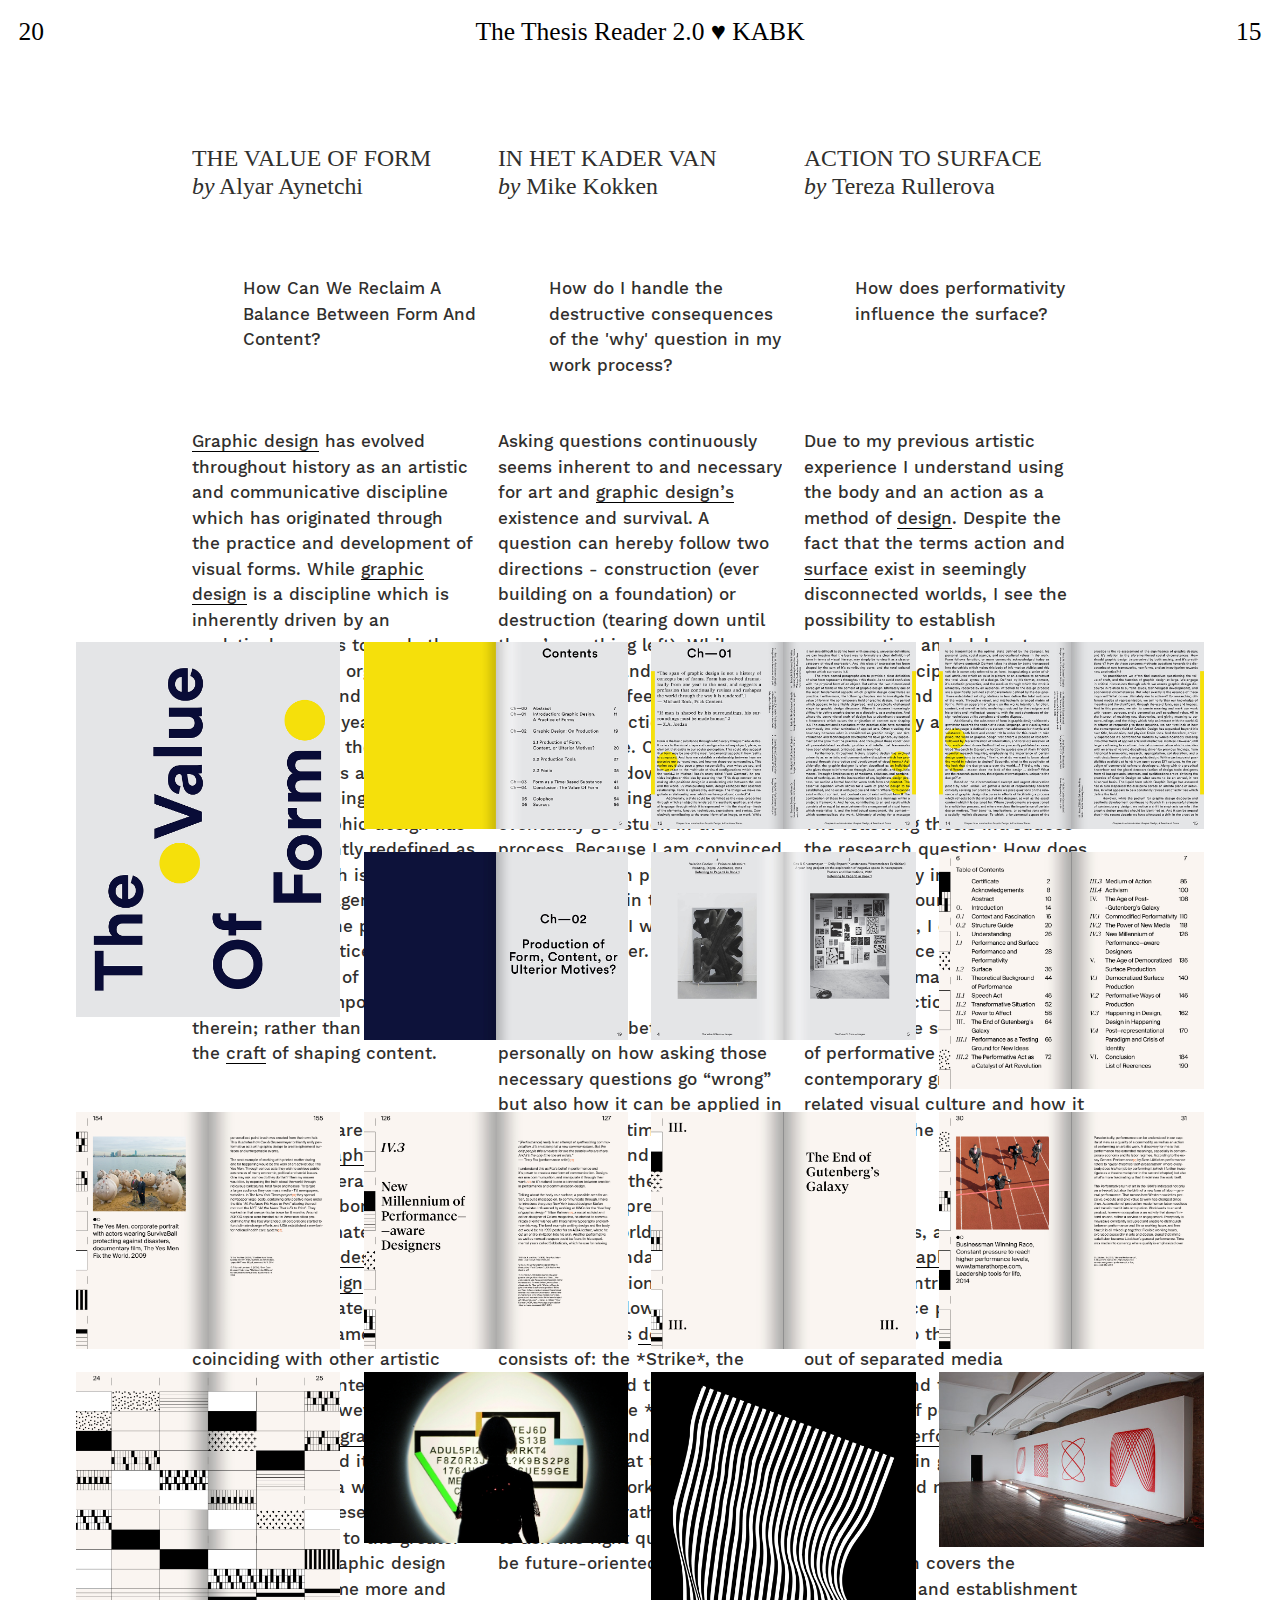
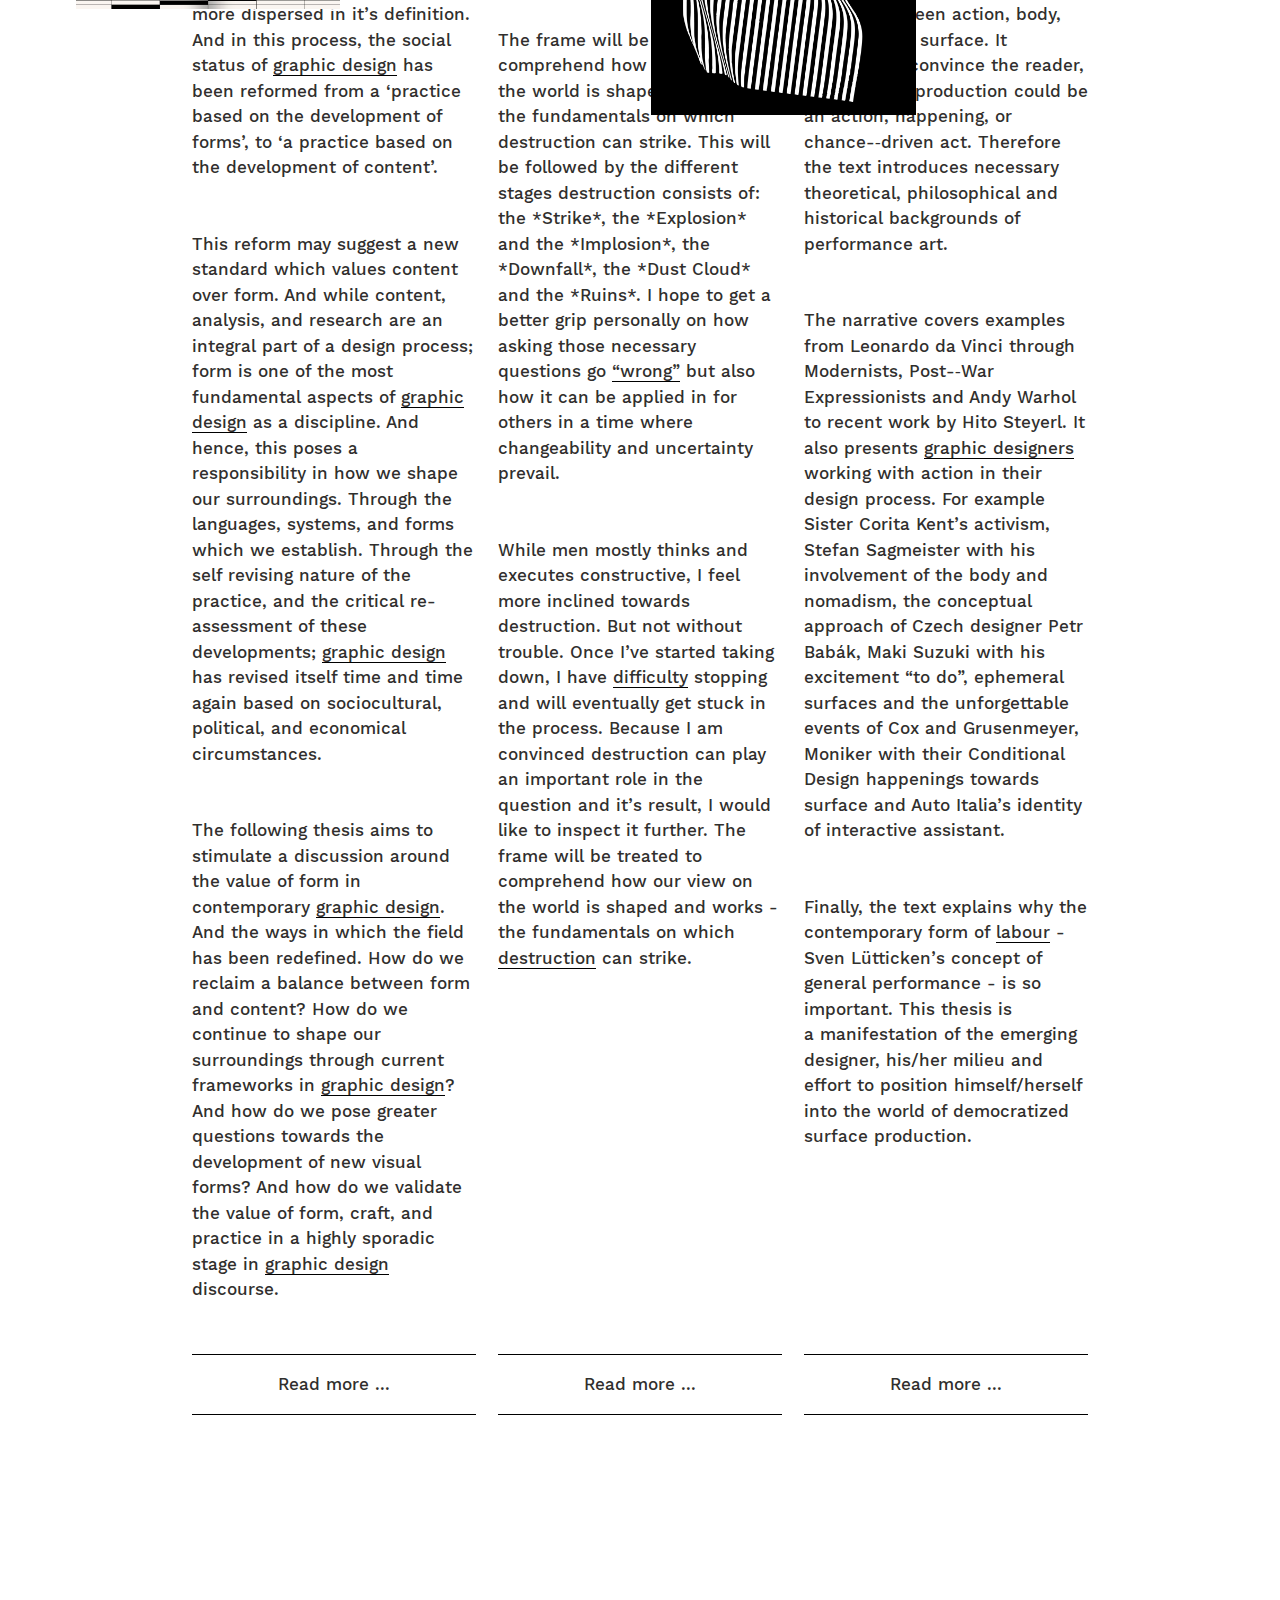
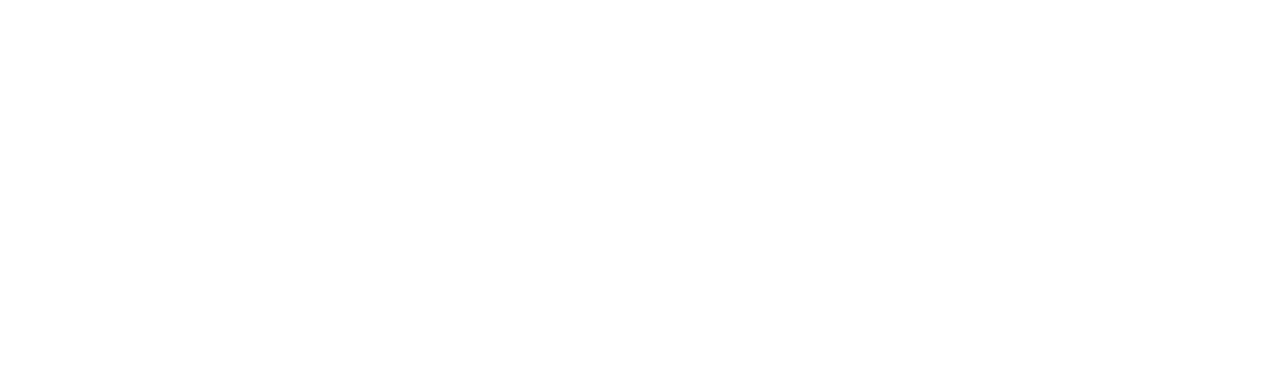
<file: index.html>
<!DOCTYPE html>

<!--// this is a Multidevice Typography assignment result, done at KABK, 2014-15
// authors: Alyar Aynetchi, Mike Kokken and Tereza RUllerova
// code: Alyar Aynetchi, Mike Kokken, Tereza RUllerova and The Rodina
//about: The Thesis Reader 2.0 was developed as a means of sharing our theses
digitally prior to the finalised design of the book. The Web App is fully responsive.-->

<!--[if lt IE 7]>
<html class="no-js lt-ie9 lt-ie8 lt-ie7"> <![endif]-->
<!--[if IE 7]>
<html class="no-js lt-ie9 lt-ie8"> <![endif]-->
<!--[if IE 8]>
<html class="no-js lt-ie9"> <![endif]-->
<!--[if gt IE 8]><!-->
<html class="no-js"> <!--<![endif]-->
<head>
    <meta charset="utf-8">
    <meta http-equiv="X-UA-Compatible" content="IE=edge">
    <title>KABK Diploma 2014</title>
    <meta name="description" content="">
    <meta name="viewport" content="width=device-width, initial-scale=1">
    <link rel="shortcut icon" type="image/ico" href="../favicon.ico" />
    <link rel="shortcut icon" href="../favicon.ico" type="image/x-icon">
    <link rel="stylesheet" href="css/screen.css">

</head>
<body>
<div class="container">
    <div class="header">
        <li>20</li>
        <li>The Thesis Reader 2.0 ♥ KABK</li>
        <li>15</li>


    </div>
    <div class="wrap">

        <div class="strip">
            <h1>The Value of Form</h1>

            <h3><i>by</i> Alyar Aynetchi</h3>
            <h2>How Can We Reclaim A Balance Between Form And Content?</h2>

            <div class="stripcontent">
                <p> <span class="G"><em>Graphic design</em></span> has evolved throughout history as an artistic and communicative discipline which has
                    originated through the practice and development of visual forms. While <span class="G"><em>graphic design</em></span> is a
                    discipline which is inherently driven by an analytical process towards the development and
                    organisation of content, forms, and visual syntax; in recent years it has been argued that the
                    origination of content favours a higher value than that of shaping it. And in this respect, graphic
                    design has been predominantly redefined as a discipline which is bound to a research driven agenda,
                    or ‘think tank’. Whereby the primary emphasis of practice points to the development of content, and
                    the linguistic components therein; rather than employing the <em>craft</em> of shaping content.
                </p>

                <p> Additionally, the arena of contemporary  <span class="G"><em>graphic design</em></span> has expanded considerably beyond it’s
                    conventional borders into a fully-fledged climate of multidisciplinary <span class="G"><em>design</em></span>. And in turn, <span class="G"><em>graphic
                    design</em></span> has become increasingly affiliated with processes and frameworks coinciding with other
                    artistic disciplines, and intellectual motives alike. However, while the expansion of <span class="G"><em>graphic design</em></span>
                    has supplemented its development on a wider spectrum: from research, to production tools, to the
                    greater social context; graphic design has in turn become more and more dispersed in it’s
                    definition. And in this process, the social status of <span class="G"><em>graphic design</em></span> has been reformed from a
                    ‘practice based on the development of forms’, to ‘a practice based on the development of content’.
                </p>

                <p> This reform may suggest a new standard which values content over form. And while content, analysis,
                    and research are an integral part of a design process; form is one of the most fundamental aspects
                    of <span class="G"><em>graphic design</em></span> as a discipline. And hence, this poses a responsibility in how we shape our surroundings.
                    Through the languages, systems, and forms which we establish. Through the self revising
                    nature of the practice, and the critical re-assessment of these developments; <span class="G"><em>graphic design</em></span> has
                    revised itself time and time again based on sociocultural, political, and economical circumstances.
                </p>

                <p> The following thesis aims to stimulate a discussion around the value of form in contemporary <span class="G"><em>graphic
                    design</em></span>. And the ways in which the field has been redefined. How do we reclaim a balance between form
                    and content? How do we continue to shape our surroundings through current frameworks in <span class="G"><em>graphic
                    design</em></span>? And how do we pose greater questions towards the development of new visual forms? And how
                    do we validate the value of form, craft, and practice in a highly sporadic stage in <span class="G"><em>graphic design</em></span>
                    discourse.
                </p>
                <div class="viek small"><a href="http://cargocollective.com/alyar">Read more ...</a></div>



            </div>


        </div>
        <div class="strip">
            <h1>In het kader van</h1>
            <h3><i>by</i> Mike Kokken</h3>

            <h2>How do I handle the destructive consequences of the 'why' question in my work process?</h2>



            <div class="stripcontent">
                <p>Asking questions continuously seems inherent to and necessary for art and <span class="G"><em>graphic design’s</em></span> existence
                    and survival. A question can hereby follow two directions - construction (ever building on a
                    foundation) or destruction (tearing down until there’s anything left). While men mostly thinks and
                    executes constructive, I feel more inclined towards destruction. But not without trouble. Once I’ve
                    started taking down, I have <em>difficulty</em> stopping and will eventually get stuck in the process.
                    Because I am convinced destruction can play an important role in the question and it’s result, I
                    would like to inspect it further. 
                </p>

                <p> I hope to get a better grip personally on how asking those
                    necessary questions go “wrong” but also how it can be applied in for others in a time where
                    changeability and uncertainty prevail. Firstly, the frame will be treated to comprehend how our
                    <em>view</em> on the world is shaped and works - the fundamentals on which destruction can strike. This will
                    be followed by the different stages <em>destruction</em> consists of: the *Strike*, the *Explosion* and the
                    *Implosion*, the *Downfall*, the *Dust Cloud* and the *Ruins*. I come to see that the plausible
                    construction works falsely and destruction is rather necessary to ask the right questions and be
                    future-oriented.
                </p>
                <p> The frame will be treated to comprehend how our
                    view on the world is shaped and works - the fundamentals on which destruction can strike. This will
                    be followed by the different stages destruction consists of: the *Strike*, the *Explosion* and the
                    *Implosion*, the *Downfall*, the *Dust Cloud* and the *Ruins*.  I hope to get a better grip personally on how asking those
                    necessary questions go <em>“wrong”</em> but also how it can be applied in for others in a time where
                    changeability and uncertainty prevail.
                </p>
                <p>While men mostly thinks and
                    executes constructive, I feel more inclined towards destruction. But not without trouble. Once I’ve
                    started taking down, I have <em>difficulty</em> stopping and will eventually get stuck in the process.
                    Because I am convinced destruction can play an important role in the question and it’s result, I
                    would like to inspect it further. The frame will be treated to comprehend how our
                    view on the world is shaped and works - the fundamentals on which <em>destruction</em> can strike.
                </p>
                <div class="viek small"><a href="http://cargocollective.com/search/Mike-Kokken">Read more ...</a></div>

            </div>
        </div>
        <div class="strip striplast">
            <h1>Action to Surface</h1>
            <h3><i>by</i> Tereza Rullerova</h3>

            <h2>How does performativity influence the surface?</h2>



            <div class="stripcontent">

                <p>Due to my previous artistic experience I understand using the body and an action as a method of
                    <span class="G"><em>design</em></span>. Despite the fact that the terms action and <em>surface</em> exist in seemingly  disconnected worlds,
                    I see the possibility to establish a connection and elaborate more on a multidisciplinary link
                    between – and coexistence of – performativity and <span class="G"><em>graphic design</em></span>.
                </p>

                <p> The following thesis introduces the research question: How does performativity influence the
                    surface? Encouraged to answer this question, I examine the field of performance art, <span class="G"><em>graphic design</em></span>
                    craftsmanship and vernacular action. As a result I demonstrate several examples of performative acts
                    in contemporary graphic design related visual culture and how it determines the production of its
                    surface.
                </p>

                <p> We, designers, are used to presenting <span class="G"><em>graphic design</em></span> as a surface-centric practice, the way of
                    surface production. In addition to this, I try to step out of separated media constrains and tend to
                    establish a new field of potential through identifying <em>performative</em> components in graphic design
                    processes and results.
                </p>

                <p> This research covers the investigation and establishment of links between action, body, <span class="G"><em>designer</em></span> and
                    surface. It attempts to convince the reader, that surface production could be an action, happening,
                    or chance-‑driven act. Therefore the text introduces necessary theoretical, philosophical and
                    historical backgrounds of performance art.
                </p>

                <p> The narrative covers examples from Leonardo da Vinci through Modernists, Post-‑War Expressionists
                    and Andy Warhol to recent work by Hito Steyerl. It also presents <span class="G"><em>graphic designers</em></span> working with
                    action in their design process. For example Sister Corita Kent’s activism, Stefan Sagmeister with
                    his involvement of the body and nomadism, the conceptual approach of Czech designer Petr Babák, Maki
                    Suzuki with his excitement “to do”, ephemeral surfaces and the unforgettable events of Cox and
                    Grusenmeyer, Moniker with their Conditional Design happenings towards surface and Auto
                    Italia’s identity of interactive assistant.
                </p>

                <p> Finally, the text explains why the contemporary form of <em>labour</em> - Sven Lütticken’s concept of general
                    performance - is so important. This thesis is a manifestation of the emerging designer, his/her
                    milieu and effort to position himself/herself into the world of democratized surface production.
                </p>
                <div class="viek small"><a href="http://www.therodina.com/">Read more ...</a></div>

            </div>
        </div>

        <div class="stripfull">

            <div class="viek big"><a href="http://cargocollective.com/alyar">Read more ...</a></div>
            <div class="viek big"><a href="http://cargocollective.com/search/Mike-Kokken">Read more ...</a></div>
            <div class="viek big"><a href="http://www.therodina.com/">Read more ...</a></div>

        </div>


    </div>
<div id="fill" class="fillvis"></div>
    <div class="gallery galleryFix">
    <div  id="container">

        <img class="item" src="./img/a1.jpg">
        <img class="item" src="./img/a2.jpg">
        <img class="item" src="./img/a3.jpg">
        <img class="item" src="./img/a4.jpg">
        <img class="item" src="./img/a5.jpg">
        <img class="item" src="./img/a6.jpg">
        <img class="item" src="./img/t01.jpg">
        <img class="item" src="./img/t02.jpg">
        <img class="item" src="./img/t03.jpg">
        <img class="item" src="./img/t04.jpg">
        <img class="item" src="./img/t06.jpg">
        <img class="item" src="./img/t07.jpg">
        <img class="item" src="./img/t08.jpg">
        <img class="item" src="./img/a7.jpg">
        <img class="item" src="./img/a8.jpg">



    </div>
    </div>
</div>


<script>window.jQuery || document.write('<script src="js/vendor/jquery-1.10.2.min.js"><\/script>')</script>


<script src="js/plugins.js"></script>
<script src="js/main.js"></script>

<!-- highlight-->


      <script>
$('.G').hover( function()
  {
    $('.G').css( "background-color", "yellow");
  }, function()
  {
    $('.G').css( "background-color", "white");
  }
);

    </script>

</body>
</html>
</file>
<file: css/screen.css>
html,body,div,span,applet,object,iframe,h1,h2,h3,h4,h5,h6,p,blockquote,pre,a,abbr,acronym,address,big,cite,code,del,dfn,em,img,ins,kbd,q,s,samp,small,strike,strong,sub,sup,tt,var,b,u,i,center,dl,dt,dd,ol,ul,li,fieldset,form,label,legend,table,caption,tbody,tfoot,thead,tr,th,td,article,aside,canvas,details,embed,figure,figcaption,footer,header,hgroup,menu,nav,output,ruby,section,summary,time,mark,audio,video{margin:0;padding:0;border:0;font:inherit;font-size:100%;vertical-align:baseline}html{line-height:1}ol,ul{list-style:none}table{border-collapse:collapse;border-spacing:0}caption,th,td{text-align:left;font-weight:normal;vertical-align:middle}q,blockquote{quotes:none}q:before,q:after,blockquote:before,blockquote:after{content:"";content:none}a img{border:none}article,aside,details,figcaption,figure,footer,header,hgroup,main,menu,nav,section,summary{display:block}/*! normalize.css v3.0.0 | MIT License | git.io/normalize *//*! normalize.css v3.0.0 | HTML5 Display Definitions | MIT License | git.io/normalize */article,aside,details,figcaption,figure,footer,header,hgroup,main,nav,section,summary{display:block}audio,canvas,progress,video{display:inline-block;vertical-align:baseline}audio:not([controls]){display:none;height:0}[hidden],template{display:none}/*! normalize.css v3.0.0 | Base | MIT License | git.io/normalize */html{font-family:sans-serif;-webkit-text-size-adjust:100%;-ms-text-size-adjust:100%}body{margin:0}/*! normalize.css v3.0.0 | Links | MIT License | git.io/normalize */a{background:transparent}a:active,a:hover{outline:0}/*! normalize.css v3.0.0 | Typography | MIT License | git.io/normalize */abbr[title]{border-bottom:1px dotted}b,strong{font-weight:bold}dfn{font-style:italic}h1{font-size:2em;margin:0.67em 0}mark{background:#ff0;color:#000}small{font-size:80%}sub,sup{font-size:75%;line-height:0;position:relative;vertical-align:baseline}sup{top:-0.5em}sub{bottom:-0.25em}/*! normalize.css v3.0.0 | Embedded Content | MIT License | git.io/normalize */img{border:0}svg:not(:root){overflow:hidden}/*! normalize.css v3.0.0 | Figures | MIT License | git.io/normalize */figure{margin:1em 40px}hr{-moz-box-sizing:content-box;box-sizing:content-box;height:0}pre{overflow:auto}code,kbd,pre,samp{font-family:monospace, monospace;font-size:1em}/*! normalize.css v3.0.0 | Forms | MIT License | git.io/normalize */button,input,optgroup,select,textarea{color:inherit;font:inherit;margin:0}button{overflow:visible}button,select{text-transform:none}button,html input[type="button"],input[type="reset"],input[type="submit"]{-webkit-appearance:button;cursor:pointer}button[disabled],html input[disabled]{cursor:default}button::-moz-focus-inner,input::-moz-focus-inner{border:0;padding:0}input{line-height:normal}input[type="checkbox"],input[type="radio"]{box-sizing:border-box;padding:0}input[type="number"]::-webkit-inner-spin-button,input[type="number"]::-webkit-outer-spin-button{height:auto}input[type="search"]{-webkit-appearance:textfield;-moz-box-sizing:content-box;-webkit-box-sizing:content-box;box-sizing:content-box}input[type="search"]::-webkit-search-cancel-button,input[type="search"]::-webkit-search-decoration{-webkit-appearance:none}fieldset{border:1px solid #c0c0c0;margin:0 2px;padding:0.35em 0.625em 0.75em}legend{border:0;padding:0}textarea{overflow:auto}optgroup{font-weight:bold}/*! normalize.css v3.0.0 | Tables | MIT License | git.io/normalize */table{border-collapse:collapse;border-spacing:0}td,th{padding:0}@font-face{font-family:WorkSans;src:url(../fonts/WorkSans-Medium.woff) format("woff")}body{font-size:17px;line-height:1.5;font-family:'WorkSans', "Times New Roman", sans-serif;font-weight:500}i{font-style:italic;font-weight:normal}h1{font-size:1}br .body{-webkit-font-smoothing:antialiased;background:white;color:#302f2d}em{font-style:normal;border-bottom:1px solid black}.wrap{max-width:100%;margin-left:auto;margin-right:auto;padding-top:5em;word-break:initial;color:#302f2d;height:auto;margin-left:1.44928%;margin-right:1.44928%}.wrap:after{content:" ";display:block;clear:both}@media (min-width: 800px){.wrap{max-width:100%;margin-left:auto;margin-right:auto;margin-left:1.44928%;margin-right:1.44928%}.wrap:after{content:" ";display:block;clear:both}}@media (min-width: 1200px){.wrap{max-width:70%;margin-left:auto;margin-right:auto}.wrap:after{content:" ";display:block;clear:both}}.header{width:100%;text-align:center;font-family:"times new roman";line-height:1em;font-size:1.5em}.header li{display:inline-block;margin:1.44928%}.header li:first-child{display:none}@media (min-width: 800px){.header li:first-child{float:left;display:inline-block}}.header li:last-child{display:none}@media (min-width: 800px){.header li:last-child{float:right;display:inline-block}}.stripfull{float:left;width:100%;height:7em}.strip{overflow:hidden;width:100%;float:left;margin-left:0;margin-right:0}@media (min-width: 800px){.strip{width:31.70732%;float:left;margin-right:2.43902%}}.striplast{float:right;margin-right:0}.strip h2{height:6em;padding-left:3em;padding-bottom:3em}.strip h3{padding-bottom:3em;font-family:"times new roman";font-size:1.4em}.strip h1{font-family:"times new roman";font-size:1.4em;text-transform:uppercase;margin:0;line-height:0.9em}.strip p{padding-bottom:3em}.viek{width:31.70732%;float:left;margin-right:2.43902%;text-align:center;border-bottom:1px solid black;border-top:1px solid black;margin-bottom:4em}@media (min-width: 800px){.viek{margin-bottom:0}}.viek:last-of-type{float:right;margin-right:0}.viek a{padding-top:1em;padding-bottom:1em;width:100%;display:inline-block;text-decoration:none;color:#302f2d}.viek a:hover{background:#e7e7e7;text-decoration:none;color:#302f2d}.big{display:none}@media (min-width: 800px){.big{display:inline-block}}.small{width:100%;display:inline-block}@media (min-width: 800px){.small{display:none;width:100%}}.gallery{backface-visibility:hidden;width:100%}@media (min-width: 800px){.gallery{width:100%}}@media (min-width: 1200px){.gallery{margin-left:5%;width:90%}}.galleryFix{position:fixed;top:70%}.galleryFlow{position:absolute;top:0;left:0}#container{width:100%}.item{float:left;width:23%;padding:1%;height:auto}.red{background:red}.fillvis{width:100%;height:500px;clear:both}.fillnone{display:none}
</file>
